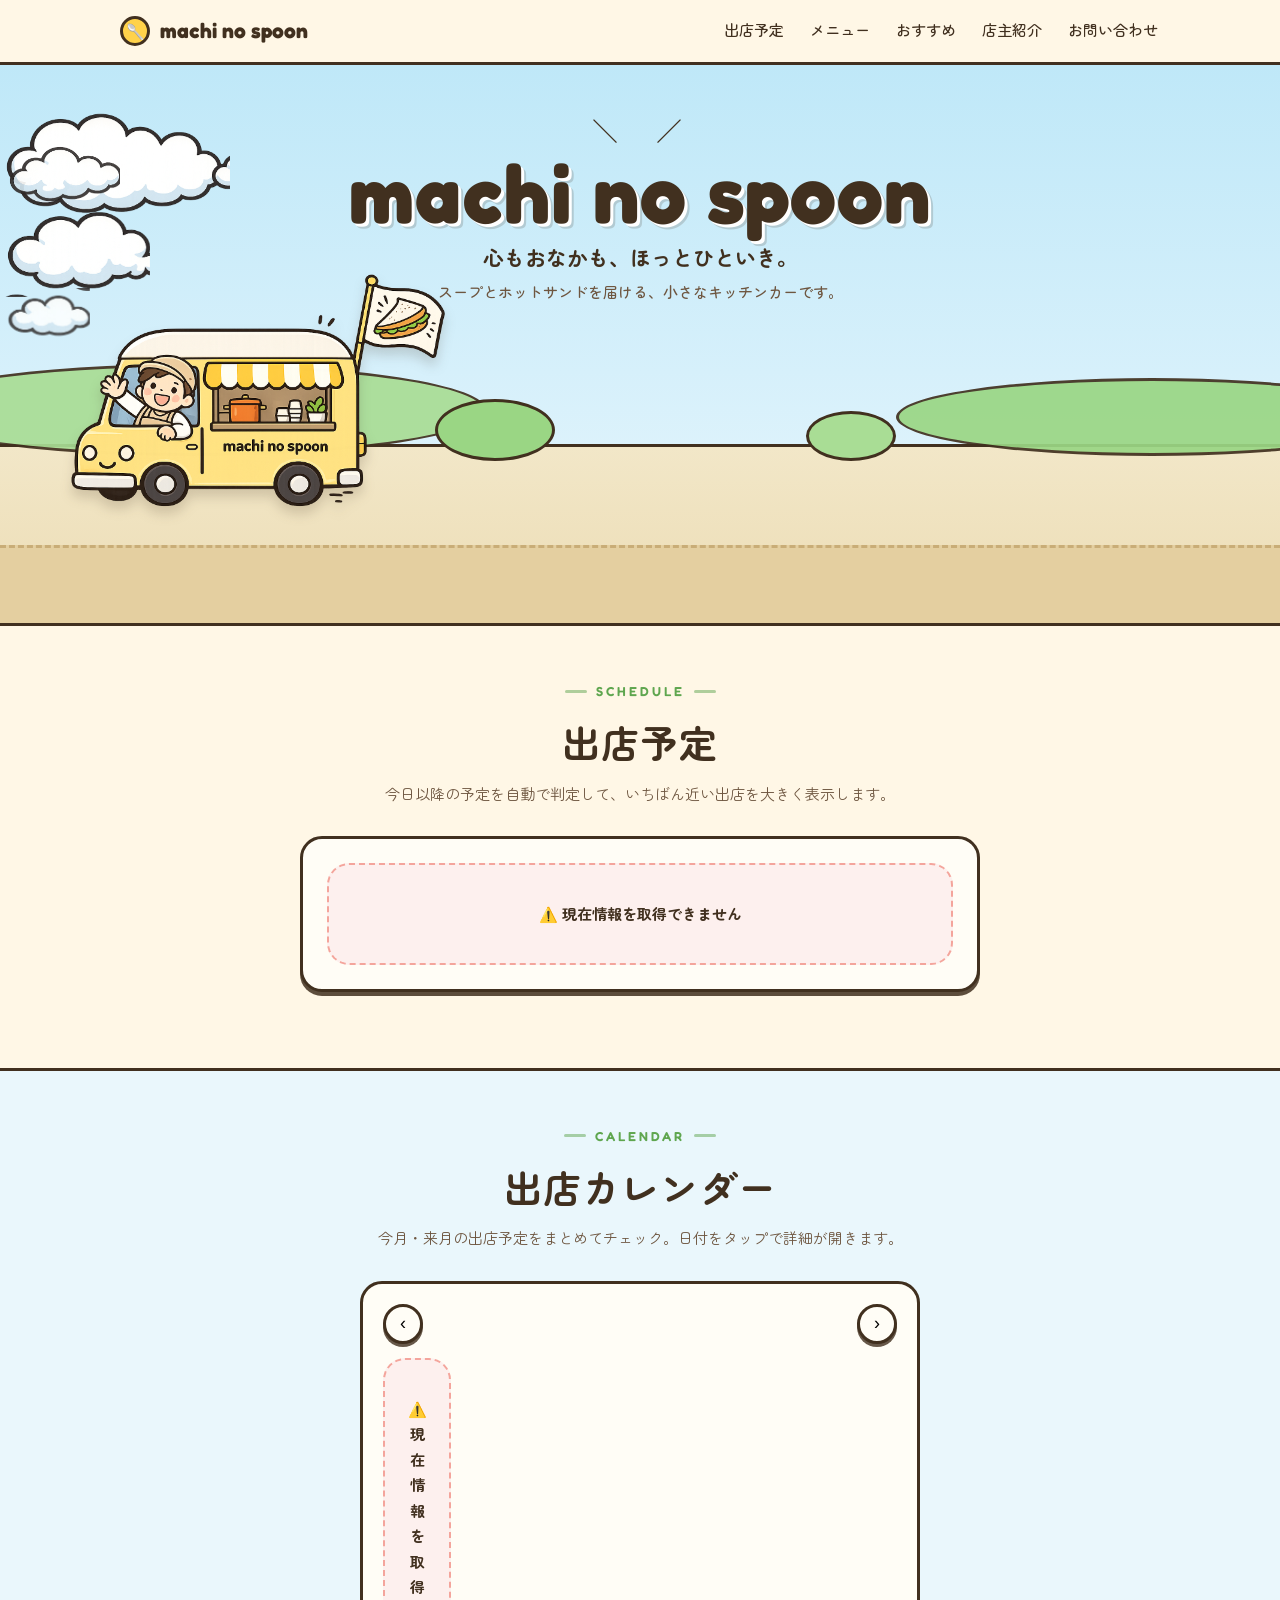
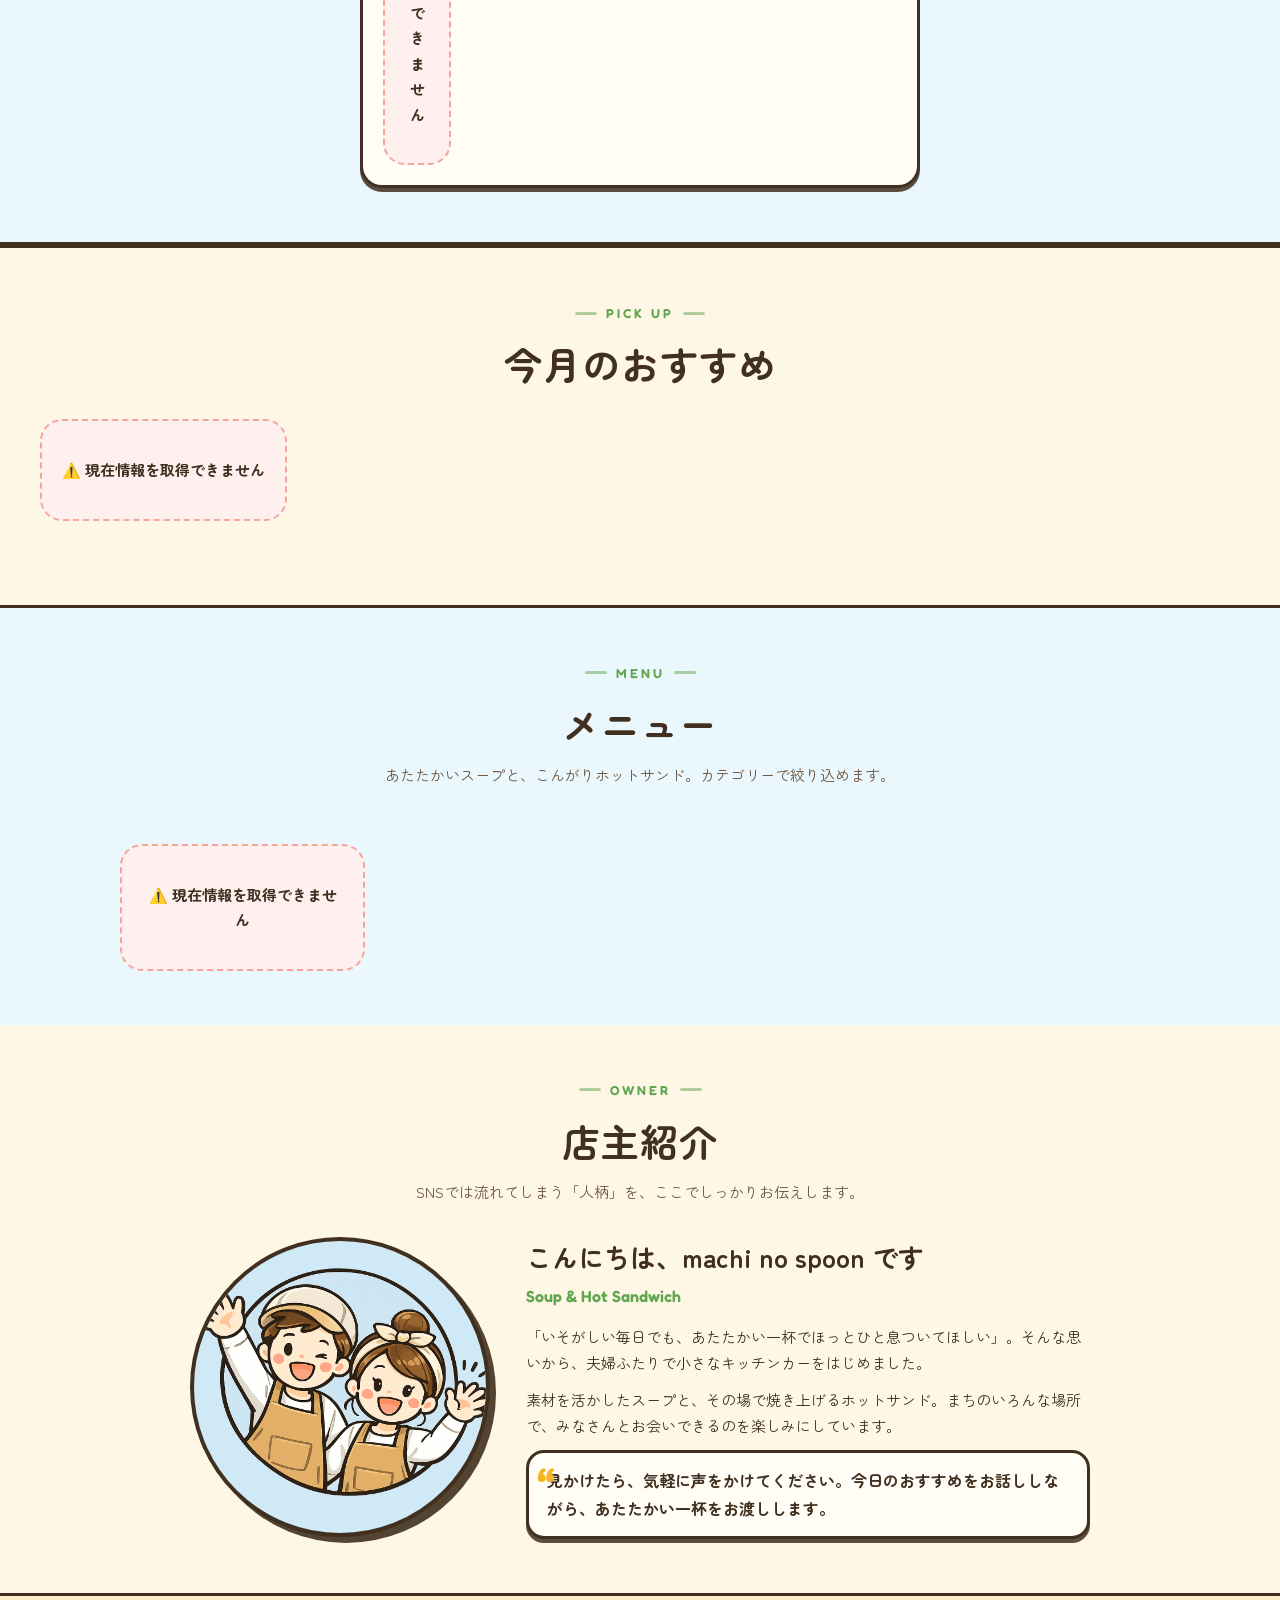
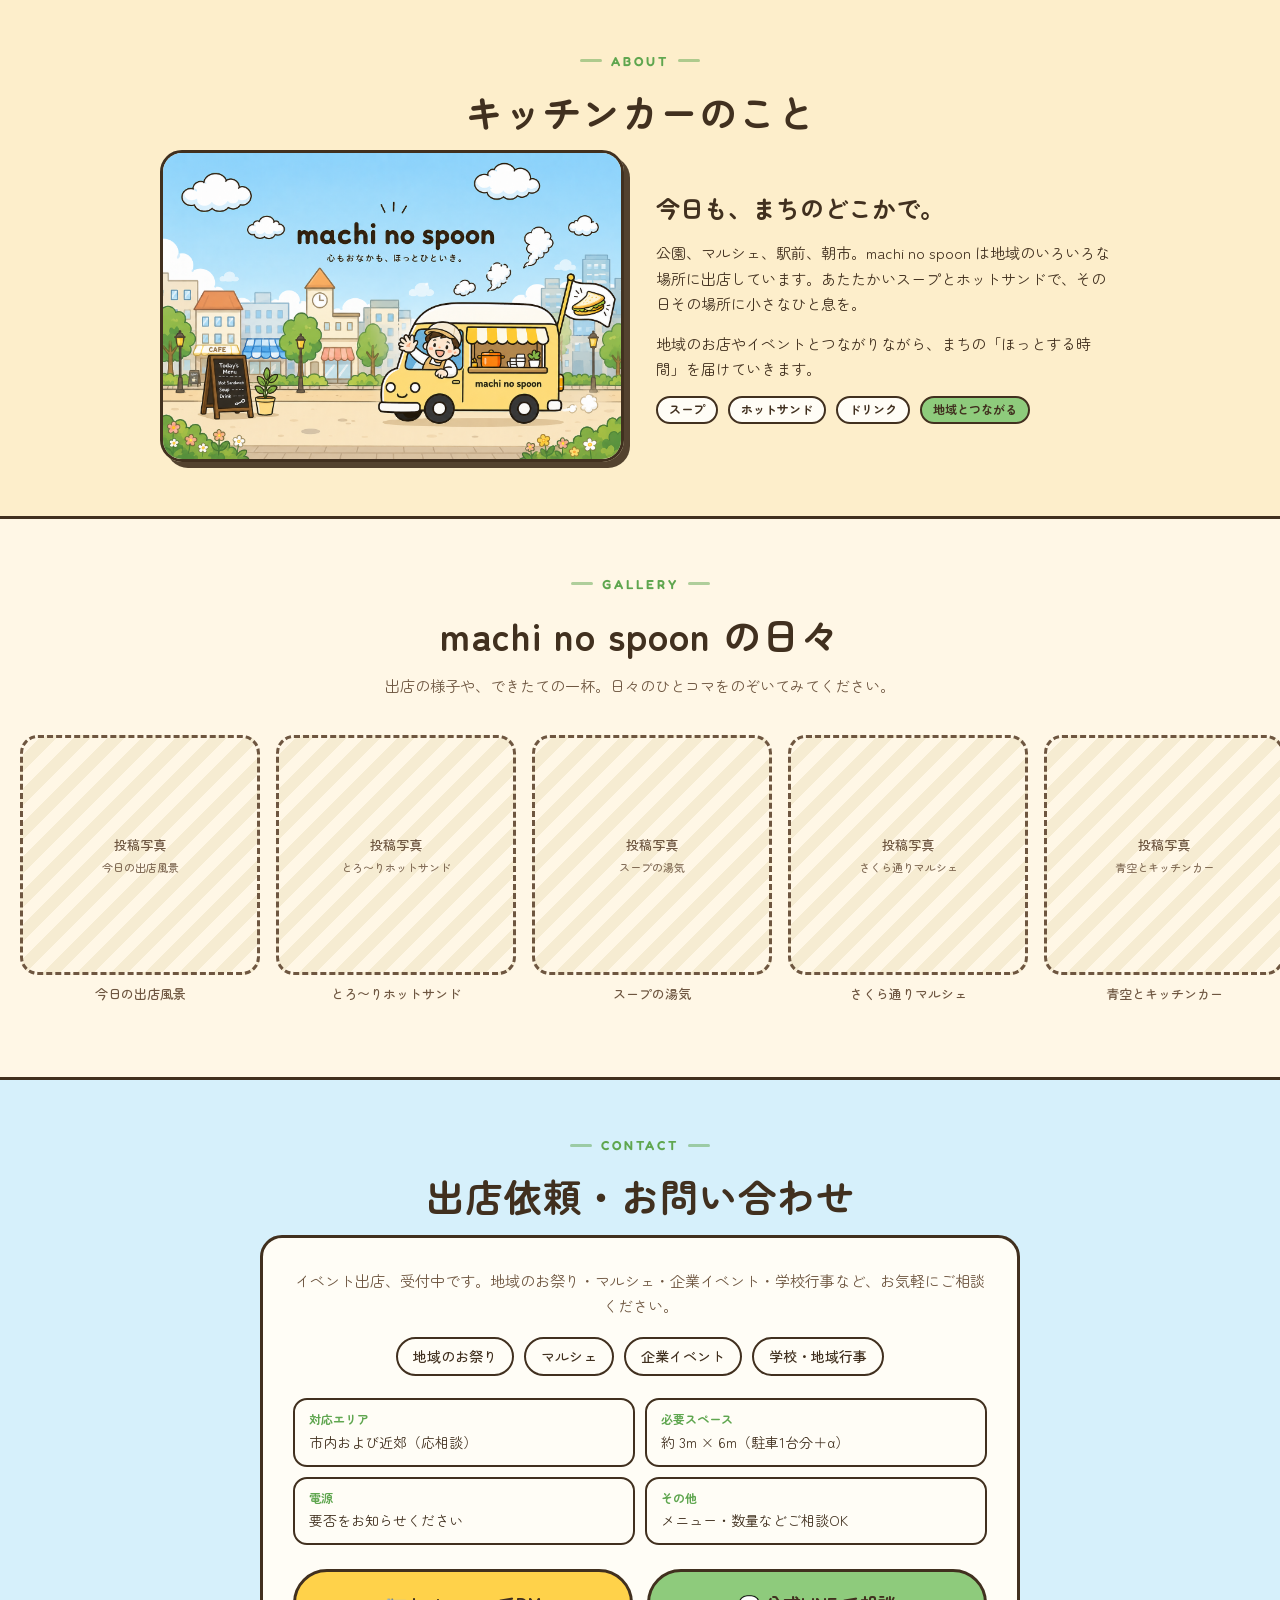
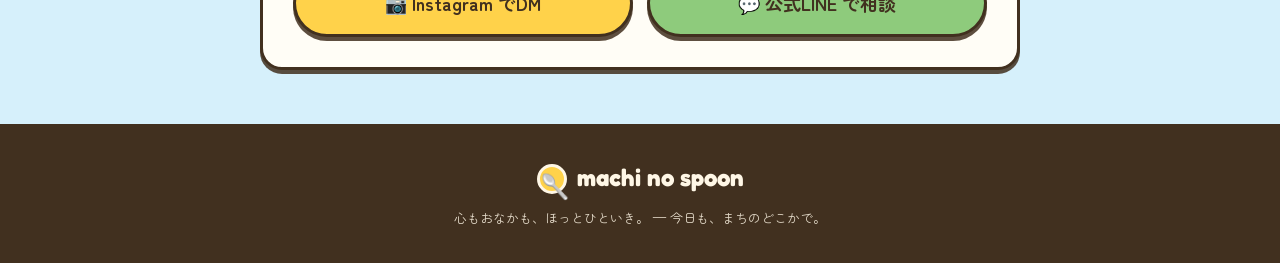
<file: index.html>
<!DOCTYPE html>
<html lang="ja">
<head>
<meta charset="UTF-8">
<meta name="viewport" content="width=device-width, initial-scale=1.0">
<title>machi no spoon — まちのどこかで、ほっとひといき。</title>
<link rel="preconnect" href="https://fonts.googleapis.com">
<link rel="preconnect" href="https://fonts.gstatic.com" crossorigin>
<link href="https://fonts.googleapis.com/css2?family=Fredoka:wght@400;500;600;700&family=Zen+Maru+Gothic:wght@400;500;700&display=swap" rel="stylesheet">
<link rel="stylesheet" href="styles.css">
</head>
<body>

<!-- ============ HEADER ============ -->
<header class="nav">
  <div class="wrap">
    <a class="brand" href="#top"><span class="sp">🥄</span>machi no spoon</a>
    <nav>
      <a href="#schedule">出店予定</a>
      <a href="#menu">メニュー</a>
      <a href="#recommend">おすすめ</a>
      <a href="#owner">店主紹介</a>
      <a href="#contact">お問い合わせ</a>
    </nav>
    <button class="menubtn" id="menubtn" aria-label="メニューを開く" aria-expanded="false"><span></span><span></span><span></span></button>
  </div>
</header>

<!-- ============ MOBILE DRAWER ============ -->
<div class="drawer-overlay" id="drawerOverlay" aria-hidden="true"></div>
<nav class="drawer" id="drawer" aria-label="モバイルナビゲーション">
  <button class="drawer-close" id="drawerClose" aria-label="閉じる">✕</button>
  <a class="brand" href="#top" style="margin-bottom:24px"><span class="sp">🥄</span>machi no spoon</a>
  <a href="#schedule">出店予定</a>
  <a href="#menu">メニュー</a>
  <a href="#recommend">おすすめ</a>
  <a href="#owner">店主紹介</a>
  <a href="#contact">お問い合わせ</a>
</nav>

<!-- ============ HERO ============ -->
<section class="hero" id="top" data-screen-label="Hero">
  <div class="hero-inner">
    <!-- background scenery -->
    <div class="ground"></div>
    <div class="hill"></div>
    <div class="hill r"></div>
    <div class="bush b1"></div>
    <div class="bush b2"></div>
    <div class="road"></div>
    <!-- clouds -->
    <img class="cloud c1" src="assets/cloud_a.png" alt="">
    <img class="cloud c2" src="assets/cloud_c.png" alt="">
    <img class="cloud c3" src="assets/cloud_b.png" alt="">
    <img class="cloud c4" src="assets/cloud_d.png" alt="">
    <!-- copy -->
    <div class="hero-copy">
      <div class="marks">＼　／</div>
      <h1 class="en">machi no spoon</h1>
      <div class="sub">心もおなかも、ほっとひといき。</div>
      <div class="desc">スープとホットサンドを届ける、小さなキッチンカーです。</div>
    </div>
    <!-- truck (右→左へ走行) -->
    <div class="truck-wrap">
      <div class="truck-bob">
        <img class="steam" src="assets/steam.png" alt="">
        <img class="truck" src="assets/truck.png" alt="machi no spoon のキッチンカー">
      </div>
    </div>
  </div>
</section>

<!-- ============ 出店予定 ============ -->
<section class="section schedule" id="schedule" data-screen-label="出店予定">
  <div class="wrap">
    <div class="eyebrow">SCHEDULE</div>
    <h2 class="h2">出店予定</h2>
    <p class="lead">今日以降の予定を自動で判定して、いちばん近い出店を大きく表示します。</p>
    <div class="card statuscard" id="statusCard"></div>
    <div class="stat-mini" id="statusMini"></div>
  </div>
</section>

<!-- ============ 出店カレンダー ============ -->
<section class="section" id="calendar" style="background:var(--sky-bot);border-top:3px solid var(--line);border-bottom:3px solid var(--line)" data-screen-label="カレンダー">
  <div class="wrap">
    <div class="eyebrow">CALENDAR</div>
    <h2 class="h2">出店カレンダー</h2>
    <p class="lead">今月・来月の出店予定をまとめてチェック。日付をタップで詳細が開きます。</p>
    <div class="card cal-card">
      <div class="cal-head">
        <button class="cal-nav" id="calPrev" aria-label="前の月">‹</button>
        <div class="mo en" id="calMonth"></div>
        <button class="cal-nav" id="calNext" aria-label="次の月">›</button>
      </div>
      <div class="cal-grid" id="calGrid"></div>
      <div class="cal-detail" id="calDetail"></div>
    </div>
  </div>
</section>

<!-- ============ 今月のおすすめ ============ -->
<section class="section rec-section" id="recommend" data-screen-label="おすすめ">
  <div class="wrap">
    <div class="eyebrow">PICK UP</div>
    <h2 class="h2">今月のおすすめ</h2>
  </div>
  <div class="rec-carousel-outer" id="recCarouselOuter">
    <div class="rec-carousel-track" id="recGrid"></div>
  </div>
</section>

<!-- ============ メニュー ============ -->
<section class="section" id="menu" data-screen-label="メニュー">
  <div class="wrap">
    <div class="eyebrow">MENU</div>
    <h2 class="h2">メニュー</h2>
    <p class="lead">あたたかいスープと、こんがりホットサンド。カテゴリーで絞り込めます。</p>
    <div class="menu-filter" id="menuFilter"></div>
    <div class="menu-grid" id="menuGrid"></div>
  </div>
</section>

<!-- ============ 店主紹介 ============ -->
<section class="section" id="owner" data-screen-label="店主紹介">
  <div class="wrap">
    <div class="eyebrow">OWNER</div>
    <h2 class="h2">店主紹介</h2>
    <p class="lead">SNSでは流れてしまう「人柄」を、ここでしっかりお伝えします。</p>
    <div class="owner-grid">
      <div class="owner-photo"><img src="assets/owner.png" alt="machi no spoon の店主夫婦"></div>
      <div class="owner-text">
        <h3>こんにちは、machi no spoon です</h3>
        <div class="role en">Soup &amp; Hot Sandwich</div>
        <p>「いそがしい毎日でも、あたたかい一杯でほっとひと息ついてほしい」。そんな思いから、夫婦ふたりで小さなキッチンカーをはじめました。</p>
        <p>素材を活かしたスープと、その場で焼き上げるホットサンド。まちのいろんな場所で、みなさんとお会いできるのを楽しみにしています。</p>
        <div class="owner-quote">見かけたら、気軽に声をかけてください。今日のおすすめをお話ししながら、あたたかい一杯をお渡しします。</div>
      </div>
    </div>
  </div>
</section>

<!-- ============ キッチンカー紹介 ============ -->
<section class="section about-section" id="about" style="border-top:3px solid var(--line);border-bottom:3px solid var(--line)" data-screen-label="キッチンカー紹介">
  <div class="wrap">
    <div class="eyebrow">ABOUT</div>
    <h2 class="h2">キッチンカーのこと</h2>
    <div class="about-grid">
      <div class="about-scene"><img src="assets/scene.png" alt="まちにやってきた machi no spoon"></div>
      <div class="about-text">
        <h3>今日も、まちのどこかで。</h3>
        <p>公園、マルシェ、駅前、朝市。machi no spoon は地域のいろいろな場所に出店しています。あたたかいスープとホットサンドで、その日その場所に小さなひと息を。</p>
        <p>地域のお店やイベントとつながりながら、まちの「ほっとする時間」を届けていきます。</p>
        <div class="about-feats">
          <span class="tag">スープ</span>
          <span class="tag">ホットサンド</span>
          <span class="tag">ドリンク</span>
          <span class="tag season">地域とつながる</span>
        </div>
      </div>
    </div>
  </div>
</section>

<!-- ============ Instagram風カルーセル ============ -->
<section class="section" id="days" data-screen-label="日々">
  <div class="wrap">
    <div class="eyebrow">GALLERY</div>
    <h2 class="h2">machi no spoon の日々</h2>
    <p class="lead">出店の様子や、できたての一杯。日々のひとコマをのぞいてみてください。</p>
  </div>
  <div class="carousel" id="carousel"></div>
</section>

<!-- ============ 出店依頼・お問い合わせ ============ -->
<section class="section contact-section" id="contact" data-screen-label="お問い合わせ">
  <div class="wrap">
    <div class="eyebrow">CONTACT</div>
    <h2 class="h2">出店依頼・お問い合わせ</h2>
    <div class="card contact-card">
      <p class="intro">イベント出店、受付中です。地域のお祭り・マルシェ・企業イベント・学校行事など、お気軽にご相談ください。</p>
      <div class="contact-list">
        <span class="pill">地域のお祭り</span>
        <span class="pill">マルシェ</span>
        <span class="pill">企業イベント</span>
        <span class="pill">学校・地域行事</span>
      </div>
      <div class="contact-info">
        <div class="ci"><b>対応エリア</b>市内および近郊（応相談）</div>
        <div class="ci"><b>必要スペース</b>約 3m × 6m（駐車1台分＋α）</div>
        <div class="ci"><b>電源</b>要否をお知らせください</div>
        <div class="ci"><b>その他</b>メニュー・数量などご相談OK</div>
      </div>
      <div class="contact-btns">
        <a class="btn" href="#" target="_blank" rel="noopener">📷 Instagram でDM</a>
        <a class="btn green" href="#" target="_blank" rel="noopener">💬 公式LINE で相談</a>
      </div>
    </div>
  </div>
</section>

<!-- ============ FOOTER ============ -->
<footer>
  <div class="fb"><span class="sp">🥄</span><span class="en">machi no spoon</span></div>
  <p>心もおなかも、ほっとひといき。 — 今日も、まちのどこかで。</p>
</footer>

<script src="app.js"></script>
</body>
</html>
</file>
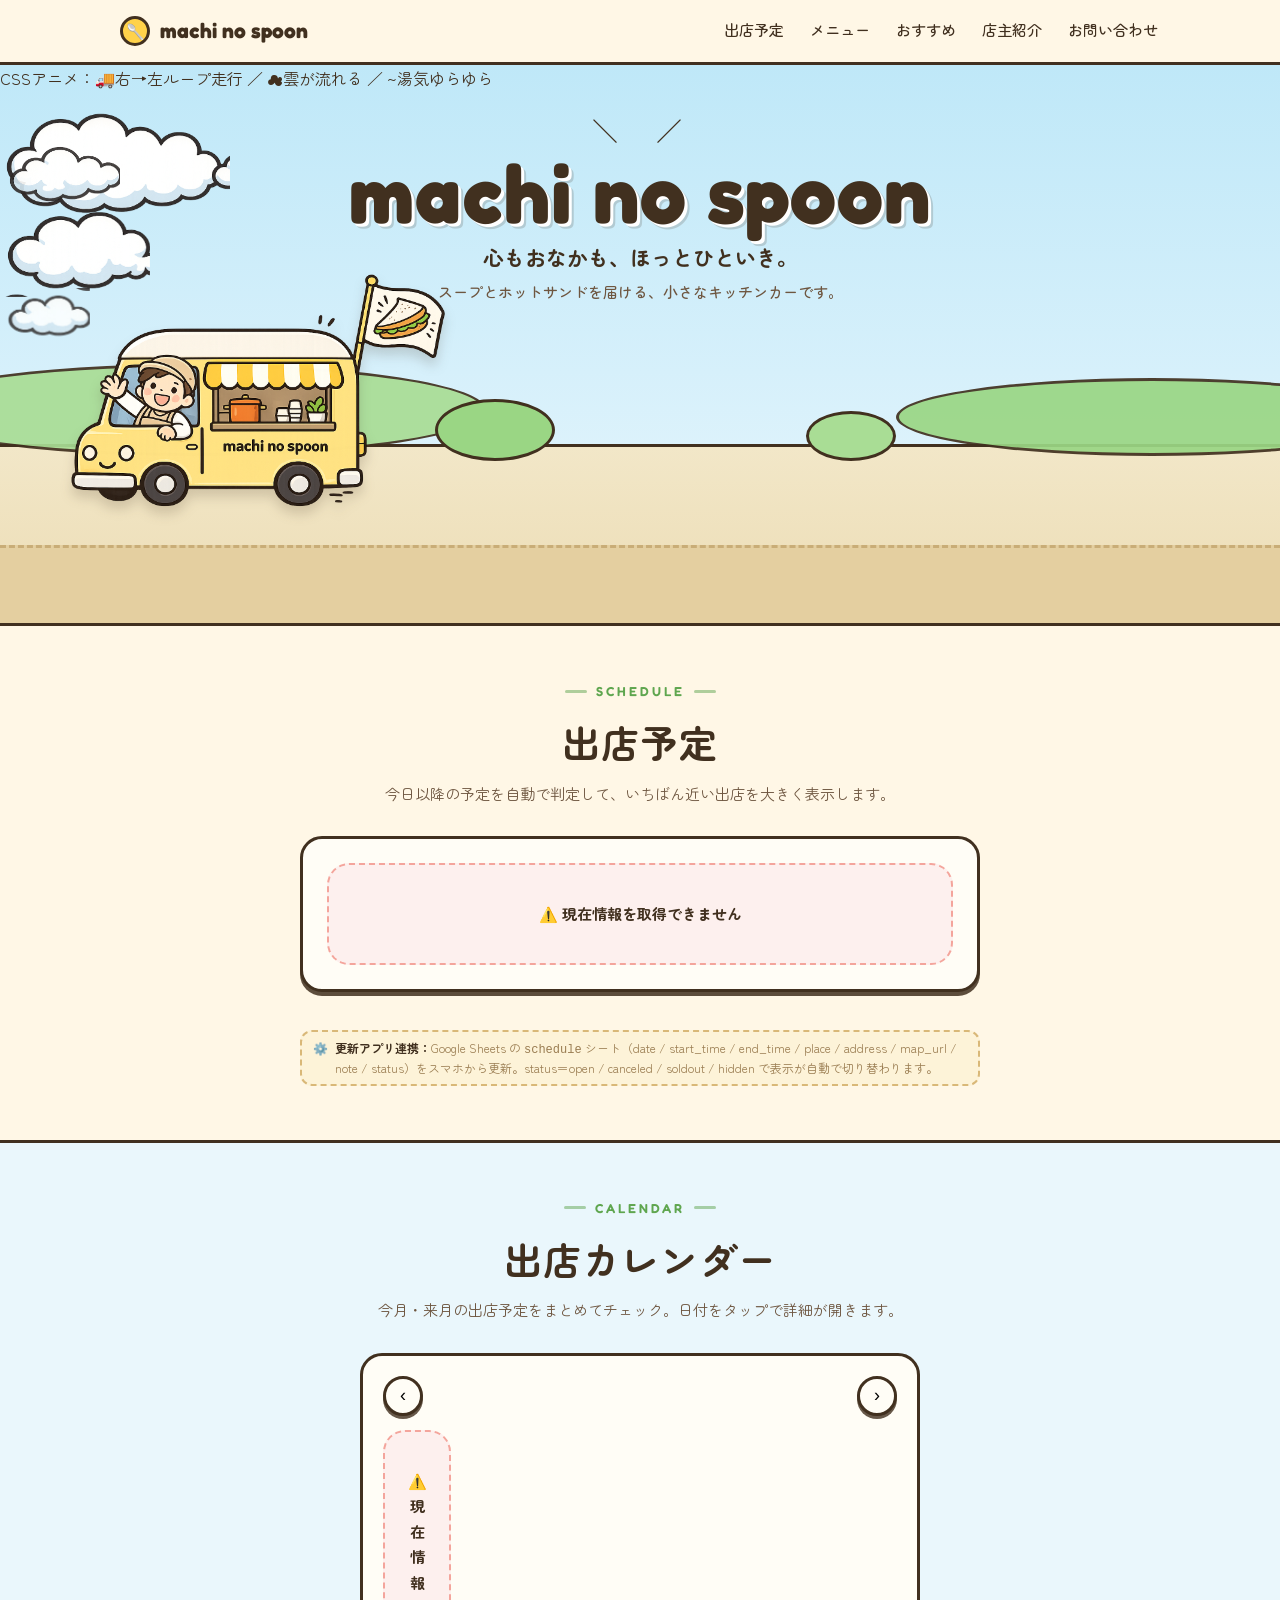
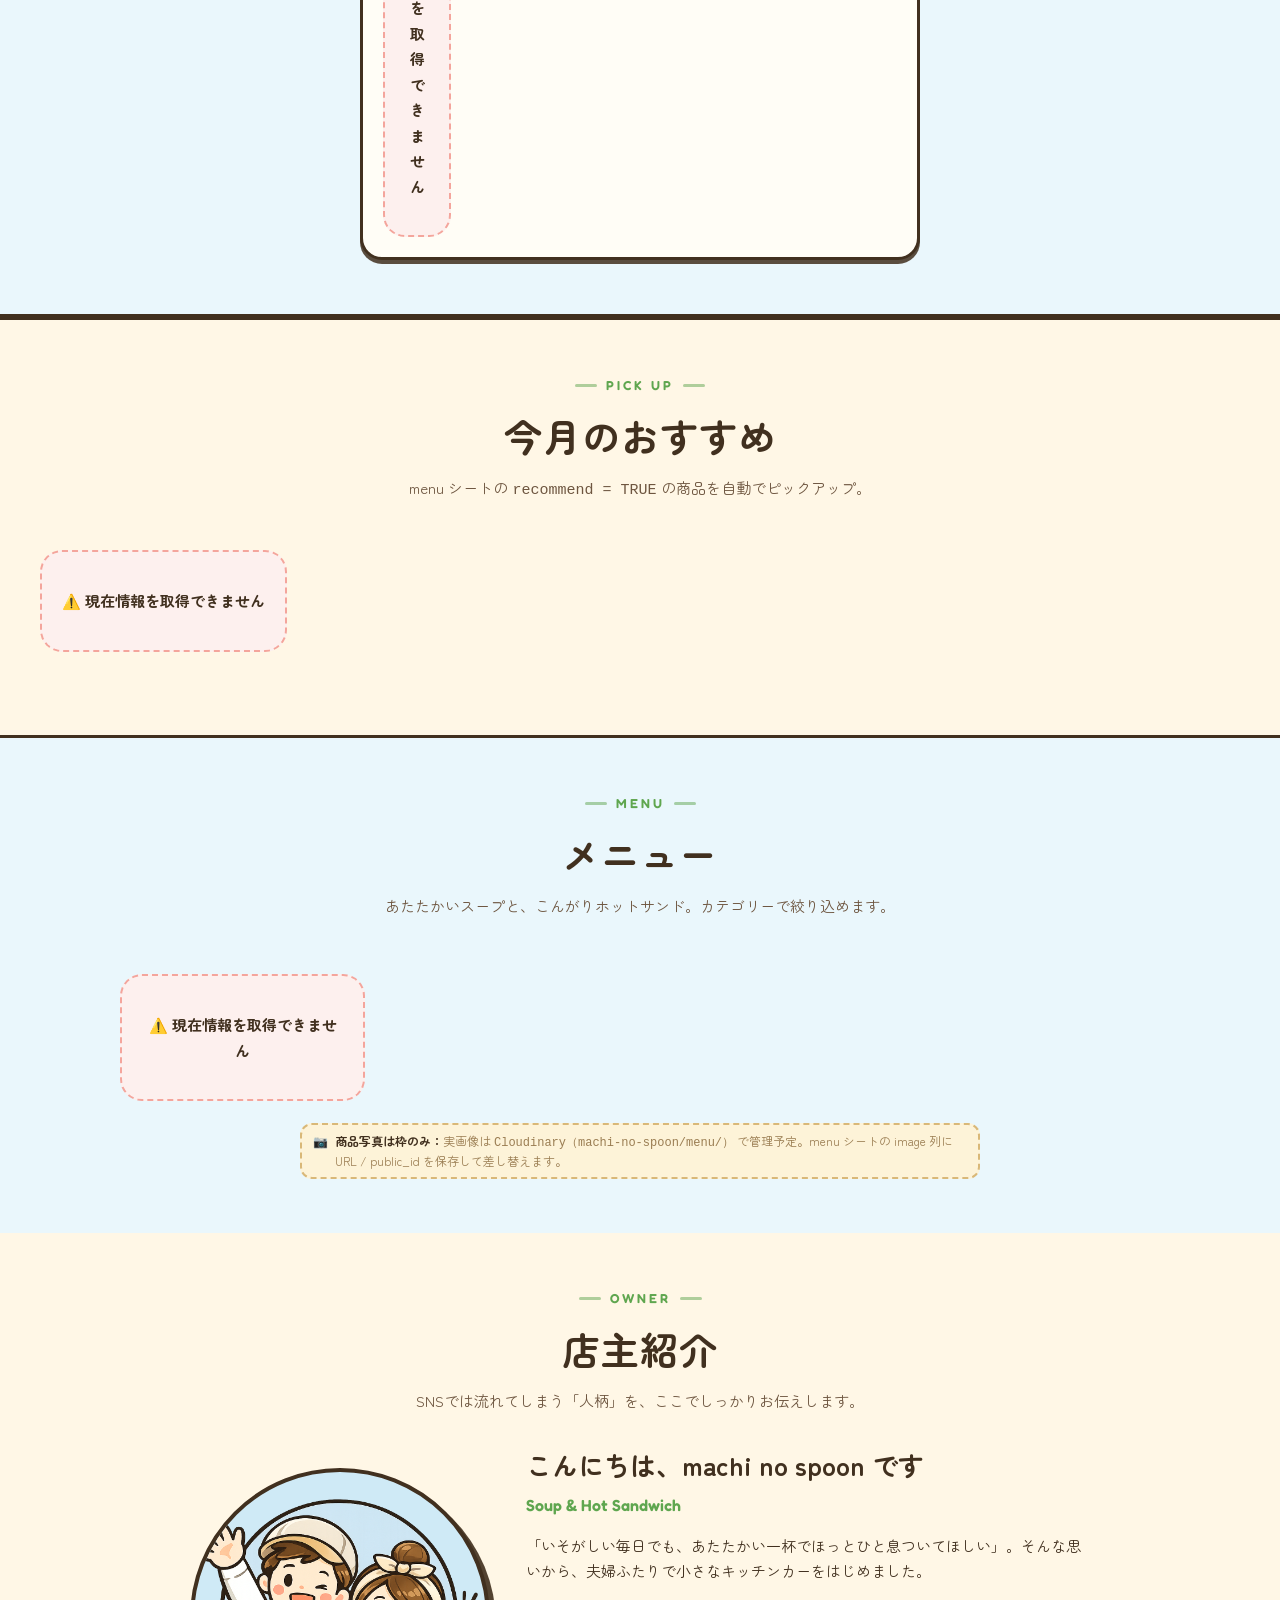
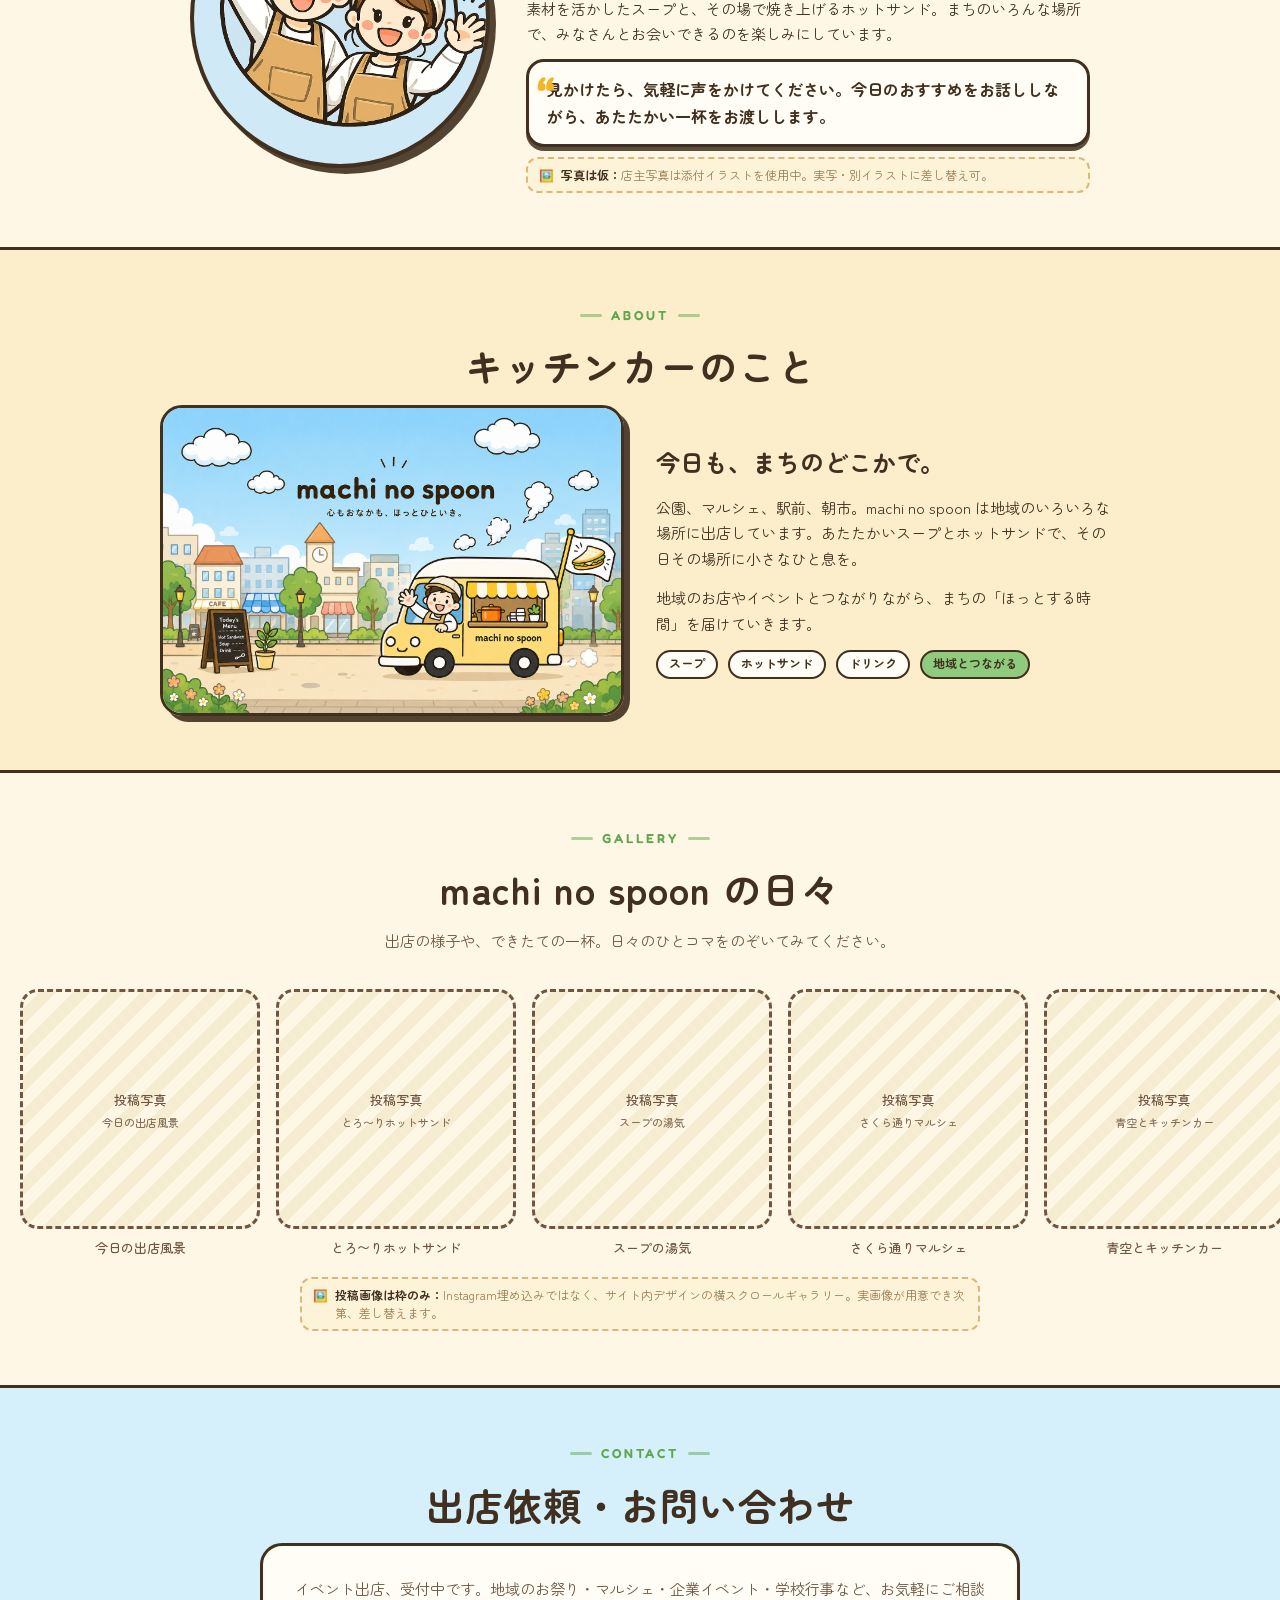
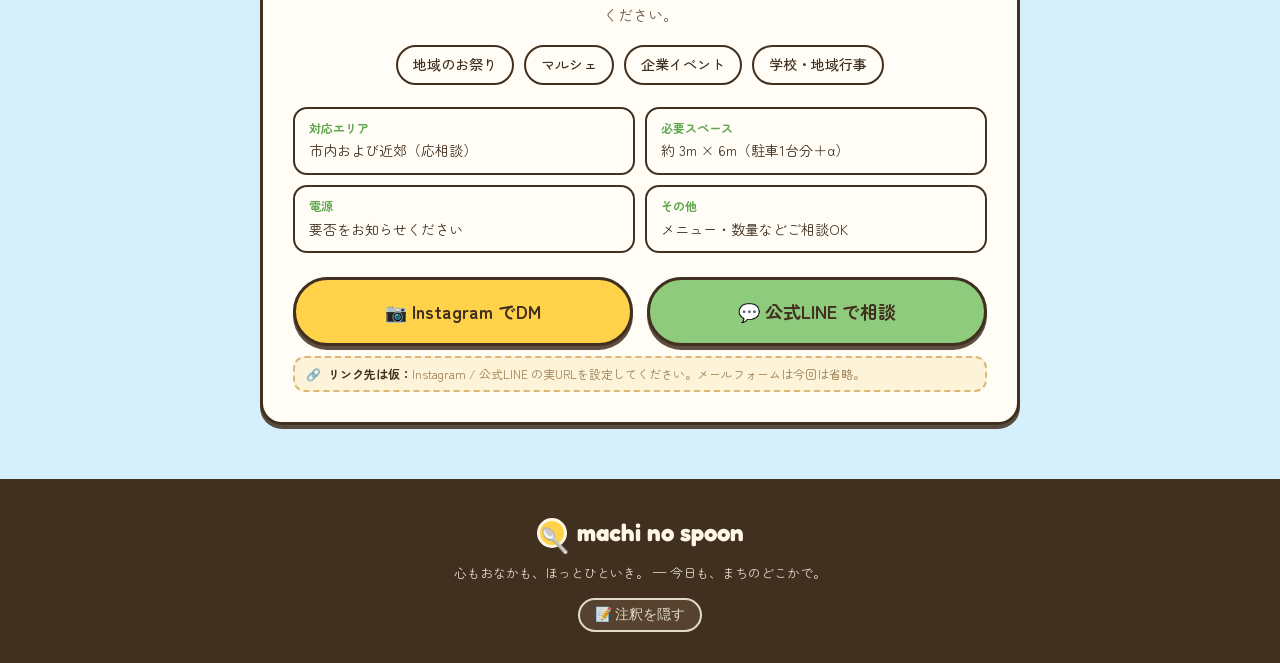
<file: machi no spoon.html>
<!DOCTYPE html>
<html lang="ja">
<head>
<meta charset="UTF-8">
<meta name="viewport" content="width=device-width, initial-scale=1.0">
<title>machi no spoon — まちのどこかで、ほっとひといき。</title>
<link rel="preconnect" href="https://fonts.googleapis.com">
<link rel="preconnect" href="https://fonts.gstatic.com" crossorigin>
<link href="https://fonts.googleapis.com/css2?family=Fredoka:wght@400;500;600;700&family=Zen+Maru+Gothic:wght@400;500;700&display=swap" rel="stylesheet">
<link rel="stylesheet" href="styles.css">
</head>
<body>

<!-- ============ HEADER ============ -->
<header class="nav">
  <div class="wrap">
    <a class="brand" href="#top"><span class="sp">🥄</span>machi no spoon</a>
    <nav>
      <a href="#schedule">出店予定</a>
      <a href="#menu">メニュー</a>
      <a href="#recommend">おすすめ</a>
      <a href="#owner">店主紹介</a>
      <a href="#contact">お問い合わせ</a>
    </nav>
    <button class="menubtn" id="menubtn" aria-label="メニューを開く" aria-expanded="false"><span></span><span></span><span></span></button>
  </div>
</header>

<!-- ============ MOBILE DRAWER ============ -->
<div class="drawer-overlay" id="drawerOverlay" aria-hidden="true"></div>
<nav class="drawer" id="drawer" aria-label="モバイルナビゲーション">
  <button class="drawer-close" id="drawerClose" aria-label="閉じる">✕</button>
  <a class="brand" href="#top" style="margin-bottom:24px"><span class="sp">🥄</span>machi no spoon</a>
  <a href="#schedule">出店予定</a>
  <a href="#menu">メニュー</a>
  <a href="#recommend">おすすめ</a>
  <a href="#owner">店主紹介</a>
  <a href="#contact">お問い合わせ</a>
</nav>

<!-- ============ HERO ============ -->
<section class="hero" id="top" data-screen-label="Hero">
  <div class="hero-inner">
    <!-- background scenery -->
    <div class="ground"></div>
    <div class="hill"></div>
    <div class="hill r"></div>
    <div class="bush b1"></div>
    <div class="bush b2"></div>
    <div class="road"></div>
    <!-- clouds -->
    <img class="cloud c1" src="assets/cloud_a.png" alt="">
    <img class="cloud c2" src="assets/cloud_c.png" alt="">
    <img class="cloud c3" src="assets/cloud_b.png" alt="">
    <img class="cloud c4" src="assets/cloud_d.png" alt="">
    <!-- copy -->
    <div class="hero-copy">
      <div class="marks">＼　／</div>
      <h1 class="en">machi no spoon</h1>
      <div class="sub">心もおなかも、ほっとひといき。</div>
      <div class="desc">スープとホットサンドを届ける、小さなキッチンカーです。</div>
    </div>
    <!-- truck (右→左へ走行) -->
    <div class="truck-wrap">
      <div class="truck-bob">
        <img class="steam" src="assets/steam.png" alt="">
        <img class="truck" src="assets/truck.png" alt="machi no spoon のキッチンカー">
      </div>
    </div>
    <div class="hero-anim-note">CSSアニメ：🚚右→左ループ走行 ／ ☁雲が流れる ／ ~湯気ゆらゆら</div>
  </div>
</section>

<!-- ============ 出店予定 ============ -->
<section class="section schedule" id="schedule" data-screen-label="出店予定">
  <div class="wrap">
    <div class="eyebrow">SCHEDULE</div>
    <h2 class="h2">出店予定</h2>
    <p class="lead">今日以降の予定を自動で判定して、いちばん近い出店を大きく表示します。</p>
    <div class="card statuscard" id="statusCard"></div>
    <div class="stat-mini" id="statusMini"></div>
    <div class="note" style="max-width:680px;margin:16px auto 0">
      <span>⚙️</span><span><b>更新アプリ連携：</b>Google Sheets の <code>schedule</code> シート（date / start_time / end_time / place / address / map_url / note / status）をスマホから更新。status＝open / canceled / soldout / hidden で表示が自動で切り替わります。</span>
    </div>
  </div>
</section>

<!-- ============ 出店カレンダー ============ -->
<section class="section" id="calendar" style="background:var(--sky-bot);border-top:3px solid var(--line);border-bottom:3px solid var(--line)" data-screen-label="カレンダー">
  <div class="wrap">
    <div class="eyebrow">CALENDAR</div>
    <h2 class="h2">出店カレンダー</h2>
    <p class="lead">今月・来月の出店予定をまとめてチェック。日付をタップで詳細が開きます。</p>
    <div class="card cal-card">
      <div class="cal-head">
        <button class="cal-nav" id="calPrev" aria-label="前の月">‹</button>
        <div class="mo en" id="calMonth"></div>
        <button class="cal-nav" id="calNext" aria-label="次の月">›</button>
      </div>
      <div class="cal-grid" id="calGrid"></div>
      <div class="cal-detail" id="calDetail"></div>
    </div>
  </div>
</section>

<!-- ============ 今月のおすすめ ============ -->
<section class="section rec-section" id="recommend" data-screen-label="おすすめ">
  <div class="wrap">
    <div class="eyebrow">PICK UP</div>
    <h2 class="h2">今月のおすすめ</h2>
    <p class="lead">menu シートの <code>recommend = TRUE</code> の商品を自動でピックアップ。</p>
  </div>
  <div class="rec-carousel-outer" id="recCarouselOuter">
    <div class="rec-carousel-track" id="recGrid"></div>
  </div>
</section>

<!-- ============ メニュー ============ -->
<section class="section" id="menu" data-screen-label="メニュー">
  <div class="wrap">
    <div class="eyebrow">MENU</div>
    <h2 class="h2">メニュー</h2>
    <p class="lead">あたたかいスープと、こんがりホットサンド。カテゴリーで絞り込めます。</p>
    <div class="menu-filter" id="menuFilter"></div>
    <div class="menu-grid" id="menuGrid"></div>
    <div class="note" style="max-width:680px;margin:22px auto 0">
      <span>📷</span><span><b>商品写真は枠のみ：</b>実画像は <code>Cloudinary（machi-no-spoon/menu/）</code> で管理予定。menu シートの image 列に URL / public_id を保存して差し替えます。</span>
    </div>
  </div>
</section>

<!-- ============ 店主紹介 ============ -->
<section class="section" id="owner" data-screen-label="店主紹介">
  <div class="wrap">
    <div class="eyebrow">OWNER</div>
    <h2 class="h2">店主紹介</h2>
    <p class="lead">SNSでは流れてしまう「人柄」を、ここでしっかりお伝えします。</p>
    <div class="owner-grid">
      <div class="owner-photo"><img src="assets/owner.png" alt="machi no spoon の店主夫婦"></div>
      <div class="owner-text">
        <h3>こんにちは、machi no spoon です</h3>
        <div class="role en">Soup &amp; Hot Sandwich</div>
        <p>「いそがしい毎日でも、あたたかい一杯でほっとひと息ついてほしい」。そんな思いから、夫婦ふたりで小さなキッチンカーをはじめました。</p>
        <p>素材を活かしたスープと、その場で焼き上げるホットサンド。まちのいろんな場所で、みなさんとお会いできるのを楽しみにしています。</p>
        <div class="owner-quote">見かけたら、気軽に声をかけてください。今日のおすすめをお話ししながら、あたたかい一杯をお渡しします。</div>
        <div class="note"><span>🖼️</span><span><b>写真は仮：</b>店主写真は添付イラストを使用中。実写・別イラストに差し替え可。</span></div>
      </div>
    </div>
  </div>
</section>

<!-- ============ キッチンカー紹介 ============ -->
<section class="section about-section" id="about" style="border-top:3px solid var(--line);border-bottom:3px solid var(--line)" data-screen-label="キッチンカー紹介">
  <div class="wrap">
    <div class="eyebrow">ABOUT</div>
    <h2 class="h2">キッチンカーのこと</h2>
    <div class="about-grid">
      <div class="about-scene"><img src="assets/scene.png" alt="まちにやってきた machi no spoon"></div>
      <div class="about-text">
        <h3>今日も、まちのどこかで。</h3>
        <p>公園、マルシェ、駅前、朝市。machi no spoon は地域のいろいろな場所に出店しています。あたたかいスープとホットサンドで、その日その場所に小さなひと息を。</p>
        <p>地域のお店やイベントとつながりながら、まちの「ほっとする時間」を届けていきます。</p>
        <div class="about-feats">
          <span class="tag">スープ</span>
          <span class="tag">ホットサンド</span>
          <span class="tag">ドリンク</span>
          <span class="tag season">地域とつながる</span>
        </div>
      </div>
    </div>
  </div>
</section>

<!-- ============ Instagram風カルーセル ============ -->
<section class="section" id="days" data-screen-label="日々">
  <div class="wrap">
    <div class="eyebrow">GALLERY</div>
    <h2 class="h2">machi no spoon の日々</h2>
    <p class="lead">出店の様子や、できたての一杯。日々のひとコマをのぞいてみてください。</p>
  </div>
  <div class="carousel" id="carousel"></div>
  <div class="wrap">
    <div class="note" style="max-width:680px;margin:0 auto">
      <span>🖼️</span><span><b>投稿画像は枠のみ：</b>Instagram埋め込みではなく、サイト内デザインの横スクロールギャラリー。実画像が用意でき次第、差し替えます。</span>
    </div>
  </div>
</section>

<!-- ============ 出店依頼・お問い合わせ ============ -->
<section class="section contact-section" id="contact" data-screen-label="お問い合わせ">
  <div class="wrap">
    <div class="eyebrow">CONTACT</div>
    <h2 class="h2">出店依頼・お問い合わせ</h2>
    <div class="card contact-card">
      <p class="intro">イベント出店、受付中です。地域のお祭り・マルシェ・企業イベント・学校行事など、お気軽にご相談ください。</p>
      <div class="contact-list">
        <span class="pill">地域のお祭り</span>
        <span class="pill">マルシェ</span>
        <span class="pill">企業イベント</span>
        <span class="pill">学校・地域行事</span>
      </div>
      <div class="contact-info">
        <div class="ci"><b>対応エリア</b>市内および近郊（応相談）</div>
        <div class="ci"><b>必要スペース</b>約 3m × 6m（駐車1台分＋α）</div>
        <div class="ci"><b>電源</b>要否をお知らせください</div>
        <div class="ci"><b>その他</b>メニュー・数量などご相談OK</div>
      </div>
      <div class="contact-btns">
        <a class="btn" href="#" target="_blank" rel="noopener">📷 Instagram でDM</a>
        <a class="btn green" href="#" target="_blank" rel="noopener">💬 公式LINE で相談</a>
      </div>
      <div class="note"><span>🔗</span><span><b>リンク先は仮：</b>Instagram / 公式LINE の実URLを設定してください。メールフォームは今回は省略。</span></div>
    </div>
  </div>
</section>

<!-- ============ FOOTER ============ -->
<footer>
  <div class="fb"><span class="sp">🥄</span><span class="en">machi no spoon</span></div>
  <p>心もおなかも、ほっとひといき。 — 今日も、まちのどこかで。</p>
  <p style="margin-top:14px"><button class="pill" id="noteToggle" style="background:#5a4631;color:#fff7e6;border-color:#fff7e6">📝 注釈を隠す</button></p>
</footer>

<script src="app.js"></script>
</body>
</html>
</file>
<file: styles.css>
/* ===== machi no spoon — design styles ===== */
:root{
  --sky-top:#bfe8f8;
  --sky-mid:#d6f0fb;
  --sky-bot:#eaf7fc;
  --cream:#fff7e6;
  --cream-2:#fdeecb;
  --card:#fffdf6;
  --yellow:#ffd24a;
  --yellow-deep:#f4b524;
  --brown:#41301f;
  --brown-2:#6e5640;
  --green:#8ecb7c;
  --green-deep:#5fa64f;
  --pink:#f4a59c;
  --orange:#ef8b53;
  --line:#41301f;
  --shadow:0 4px 0 rgba(65,48,31,.85);
  --shadow-lg:6px 6px 0 rgba(65,48,31,.9);
  --r:22px;
  --maxw:1080px;
  --jp:'Zen Maru Gothic', sans-serif;
  --en:'Fredoka', 'Zen Maru Gothic', sans-serif;
}
*{margin:0;padding:0;box-sizing:border-box}
html{scroll-behavior:smooth}
body{
  font-family:var(--jp);
  color:var(--brown);
  background:var(--cream);
  font-size:16px;
  line-height:1.7;
  -webkit-font-smoothing:antialiased;
}
img{display:block;max-width:100%}
a{color:inherit;text-decoration:none}

/* ---------- helpers ---------- */
.wrap{max-width:var(--maxw);margin:0 auto;padding:0 20px}
.en{font-family:var(--en)}
.center{text-align:center}
.section{padding:54px 0}
.eyebrow{
  font-family:var(--en);font-weight:600;letter-spacing:3px;text-transform:uppercase;
  font-size:13px;color:var(--green-deep);display:flex;align-items:center;gap:9px;justify-content:center;
}
.eyebrow::before,.eyebrow::after{content:"";width:22px;height:3px;border-radius:3px;background:currentColor;opacity:.5}
.h2{
  font-family:var(--jp);font-weight:700;font-size:clamp(26px,5vw,38px);
  text-align:center;margin:8px 0 6px;letter-spacing:1px;
}
.lead{text-align:center;color:var(--brown-2);font-size:15px;margin-bottom:30px}

/* sticker shapes */
.card{
  background:var(--card);border:3px solid var(--line);border-radius:var(--r);
  box-shadow:var(--shadow);
}
.btn{
  display:inline-flex;align-items:center;justify-content:center;gap:9px;
  font-family:var(--jp);font-weight:700;font-size:16px;cursor:pointer;
  border:3px solid var(--line);border-radius:40px;padding:13px 24px;
  background:var(--yellow);color:var(--brown);box-shadow:var(--shadow);
  transition:transform .08s ease, box-shadow .08s ease;user-select:none;
}
.btn:active{transform:translateY(4px);box-shadow:0 0 0 rgba(65,48,31,.85)}
.btn.ghost{background:var(--card)}
.btn.blue{background:#bfe8f8}
.btn.green{background:var(--green)}
.btn.block{display:flex;width:100%}
.pill{
  display:inline-flex;align-items:center;gap:6px;border:2.5px solid var(--line);
  border-radius:30px;padding:6px 15px;font-weight:500;font-size:14px;background:var(--card);
  cursor:pointer;white-space:nowrap;
}
.pill.on{background:var(--yellow)}
.tag{
  display:inline-block;font-family:var(--en);font-weight:600;font-size:12px;
  border:2.5px solid var(--line);border-radius:20px;padding:2px 11px;background:var(--card);
}
.tag.star{background:var(--pink);color:var(--brown)}
.tag.season{background:var(--green)}

/* image placeholder + note */
.ph{
  border:3px dashed var(--brown-2);border-radius:18px;
  background:
    repeating-linear-gradient(135deg,#fff7e6 0 12px,#f6ecd2 12px 24px);
  display:flex;flex-direction:column;align-items:center;justify-content:center;
  text-align:center;color:var(--brown-2);font-family:var(--en);font-weight:500;
  font-size:13px;padding:14px;gap:4px;
}
.ph small{font-family:var(--jp);font-size:11px;opacity:.85;line-height:1.4}
.note{
  font-family:var(--jp);font-size:12px;color:#9a7d52;line-height:1.5;
  background:#fdf3d8;border:2px dashed #d9b878;border-radius:12px;
  padding:7px 11px;margin-top:10px;display:flex;gap:7px;align-items:flex-start;
}
.note b{font-weight:700;color:var(--brown)}

/* ============ HEADER ============ */
header.nav{
  position:sticky;top:0;z-index:40;
  background:rgba(255,247,230,.92);backdrop-filter:blur(6px);
  border-bottom:3px solid var(--line);
}
.nav .wrap{display:flex;align-items:center;justify-content:space-between;height:62px}
.brand{display:flex;align-items:center;gap:10px;font-family:var(--en);font-weight:700;font-size:21px}
.brand .sp{
  width:30px;height:30px;border:3px solid var(--line);border-radius:50%;
  background:var(--yellow);display:grid;place-items:center;font-size:15px;
}
.nav nav{display:flex;gap:22px;font-weight:500;font-size:15px}
.nav nav a{padding:4px 2px;border-bottom:3px solid transparent}
.nav nav a:hover{border-color:var(--yellow-deep)}
.nav .menubtn{display:none;flex-direction:column;gap:5px;background:none;border:none;cursor:pointer;padding:8px}
.nav .menubtn span{width:24px;height:3px;background:var(--line);border-radius:3px}

/* ============ HERO ============ */
.hero{
  position:relative;overflow:hidden;
  background:linear-gradient(180deg,var(--sky-top) 0%,var(--sky-mid) 55%,var(--sky-bot) 100%);
  border-bottom:3px solid var(--line);
}
.hero-inner{position:relative;height:clamp(440px,62vh,640px)}
/* ground */
.hero .ground{
  position:absolute;left:0;right:0;bottom:0;height:32%;
  background:linear-gradient(180deg,#f2e7c8,#ecdcb4);
  border-top:3px solid var(--line);
}
.hero .road{
  position:absolute;left:0;right:0;bottom:0;height:14%;
  background:#e4cfa0;border-top:3px dashed #c9ad77;
}
.hero .hill{
  position:absolute;bottom:30%;left:-8%;width:46%;height:92px;border-radius:50%;
  background:#a9dd95;border:3px solid var(--line);opacity:.92;
}
.hero .hill.r{left:auto;right:-10%;width:40%;height:78px;background:#9ad684}
.hero .bush{position:absolute;bottom:29%;width:120px;height:62px;border-radius:50%;background:#9ad684;border:3px solid var(--line)}
.hero .bush.b1{left:34%}
.hero .bush.b2{right:30%;width:90px;height:50px;background:#a9dd95}
/* clouds */
.cloud{position:absolute;top:0;will-change:transform;pointer-events:none}
.cloud.c1{width:230px;top:8%;animation:drift 38s linear infinite}
.cloud.c2{width:150px;top:26%;animation:drift 30s linear infinite;animation-delay:-12s}
.cloud.c3{width:120px;top:14%;animation:drift 46s linear infinite;animation-delay:-26s;opacity:.92}
.cloud.c4{width:90px;top:40%;animation:drift 26s linear infinite;animation-delay:-6s;opacity:.85}
@keyframes drift{
  from{transform:translateX(115vw)}
  to{transform:translateX(-40vw)}
}
/* hero copy */
.hero-copy{
  position:absolute;top:8%;left:50%;transform:translateX(-50%);
  text-align:center;z-index:5;width:92%;
}
.hero-copy .marks{font-family:var(--en);font-size:26px;color:var(--brown);letter-spacing:6px}
.hero-copy h1{
  font-family:var(--en);font-weight:700;font-size:clamp(40px,9vw,82px);
  line-height:.95;letter-spacing:1px;
  text-shadow:3px 3px 0 #fff, 5px 5px 0 rgba(65,48,31,.18);
}
.hero-copy .sub{font-weight:700;font-size:clamp(15px,2.6vw,21px);margin-top:8px}
.hero-copy .desc{font-weight:500;font-size:clamp(12px,2vw,15px);color:var(--brown-2);margin-top:4px}
/* truck */
.truck-wrap{
  position:absolute;bottom:13%;left:0;width:clamp(260px,42vw,460px);z-index:6;
  animation:drive 16s linear infinite;will-change:transform;
}
.truck-bob{animation:bob 1.1s ease-in-out infinite;transform-origin:center bottom}
.truck-wrap img.truck{width:100%;filter:drop-shadow(0 8px 6px rgba(65,48,31,.18))}
.steam{
  position:absolute;width:46%;top:-26%;left:30%;opacity:0;
  animation:steam 3.4s ease-in-out infinite;pointer-events:none;
}
@keyframes drive{
  from{transform:translateX(115vw)}
  to{transform:translateX(-130%)}
}
@keyframes bob{0%,100%{transform:translateY(0) rotate(-.6deg)}50%{transform:translateY(-7px) rotate(.6deg)}}
@keyframes steam{
  0%{opacity:0;transform:translateY(8px) scale(.8)}
  40%{opacity:.85}
  100%{opacity:0;transform:translateY(-34px) scale(1.15)}
}

/* ============ SCHEDULE (出店予定) ============ */
.schedule .statuscard{
  max-width:680px;margin:0 auto;padding:24px;position:relative;
}
.statuscard .flag{
  position:absolute;top:-18px;left:50%;transform:translateX(-50%);
  font-weight:700;font-size:15px;color:#fff;background:var(--green-deep);
  border:3px solid var(--line);border-radius:30px;padding:5px 22px;white-space:nowrap;
  box-shadow:var(--shadow);
}
.statuscard.is-closed .flag{background:var(--brown-2)}
.statuscard.is-soon .flag{background:var(--yellow-deep);color:var(--brown)}
.statuscard .body{display:flex;gap:20px;align-items:center;margin-top:10px}
.statuscard .mapbox{
  flex:none;width:120px;height:120px;border-radius:18px;overflow:hidden;
  border:3px solid var(--line);background:#dff0d8;
}
.statuscard .place{font-size:clamp(22px,4vw,30px);font-weight:700;line-height:1.25}
.statuscard .meta{margin-top:6px;font-weight:500;color:var(--brown-2);font-size:15px}
.statuscard .meta .ico{margin-right:6px}
.statuscard .actions{display:flex;gap:12px;margin-top:18px;flex-wrap:wrap}
.statuscard .actions .btn{flex:1;min-width:150px}
.stat-mini{display:flex;gap:12px;justify-content:center;margin-top:22px;flex-wrap:wrap}
.stat-mini .m{
  background:var(--card);border:3px solid var(--line);border-radius:16px;
  padding:10px 16px;font-weight:500;font-size:14px;box-shadow:var(--shadow);min-width:150px;
}
.stat-mini .m .d{font-family:var(--en);font-weight:600;color:var(--green-deep);font-size:13px}
.stat-mini .m .p{font-weight:700;font-size:16px}

/* ============ CALENDAR ============ */
.cal-card{max-width:560px;margin:0 auto;padding:20px}
.cal-head{display:flex;align-items:center;justify-content:space-between;margin-bottom:14px}
.cal-head .mo{font-family:var(--en);font-weight:700;font-size:22px}
.cal-nav{width:40px;height:40px;border-radius:50%;border:3px solid var(--line);background:var(--card);
  font-size:18px;cursor:pointer;box-shadow:0 3px 0 rgba(65,48,31,.8)}
.cal-grid{display:grid;grid-template-columns:repeat(7,minmax(0,1fr));gap:6px}
.cal-grid .dow{text-align:center;font-family:var(--en);font-weight:600;font-size:12px;color:var(--brown-2)}
.cal-grid .cell{
  aspect-ratio:1;border:2.5px solid #e4d6b8;border-radius:12px;min-width:0;
  display:flex;flex-direction:column;align-items:center;justify-content:center;gap:2px;
  font-weight:500;font-size:14px;position:relative;
}
.cal-grid .cell.empty{border:none}
.cal-grid .cell.today{border-color:var(--line);outline:3px solid var(--yellow)}
.cal-grid .cell.has{border-color:var(--line);background:var(--cream-2);cursor:pointer}
.cal-grid .cell.has .lbl{font-size:9px;font-weight:700;color:var(--green-deep);line-height:1;max-width:100%;overflow:hidden;text-overflow:ellipsis;white-space:nowrap;padding:0 2px}
.cal-grid .cell.has::after{content:"";width:6px;height:6px;border-radius:50%;background:var(--green-deep);position:absolute;top:5px;right:5px}
.cal-grid .cell.cancel{background:#f0e3e1}
.cal-grid .cell.cancel::after{background:var(--pink)}
.cal-detail{
  margin-top:16px;border-top:3px dashed #e4d6b8;padding-top:14px;
  display:none;font-size:14px;
}
.cal-detail.show{display:block}
.cal-detail .place{font-weight:700;font-size:18px}

/* ============ MENU ============ */
.menu-filter{display:flex;gap:10px;justify-content:center;flex-wrap:wrap;margin-bottom:26px}
.menu-grid{display:grid;grid-template-columns:repeat(auto-fill,minmax(240px,1fr));gap:20px}
.mcard{overflow:hidden;display:flex;flex-direction:column}
.mcard .mimg{height:170px;width:100%;object-fit:cover;border-radius:0;border:none;border-bottom:3px solid var(--line)}
.mcard .ph.mimg{border-radius:0;border-left:none;border-right:none;border-top:none;border-bottom:3px dashed var(--brown-2)}
.mcard .mbody{padding:15px 16px 17px}
.mcard .row1{display:flex;align-items:center;justify-content:space-between;gap:8px}
.mcard h3{font-size:18px;font-weight:700;margin:8px 0 4px}
.mcard p{font-size:13px;color:var(--brown-2);line-height:1.6}
.mcard .price{font-family:var(--en);font-weight:700;font-size:19px;white-space:nowrap}
.mcard .price small{font-size:12px}
.mcard .labels{display:flex;gap:6px;flex-wrap:wrap}

/* ============ RECOMMEND CAROUSEL ============ */
.rec-section{background:var(--cream);border-top:3px solid var(--line);border-bottom:3px solid var(--line)}
#menu{background:var(--sky-bot)}

/* 外枠：overflow:hidden でカード両端を隠してトラックを流す */
.rec-carousel-outer{
  overflow:hidden;padding:10px 0 24px;position:relative;
  /* fade edges */
  -webkit-mask-image:linear-gradient(90deg,transparent 0,#000 40px,#000 calc(100% - 40px),transparent 100%);
  mask-image:linear-gradient(90deg,transparent 0,#000 40px,#000 calc(100% - 40px),transparent 100%);
}
/* トラック：カードをフレックスで横並び、JS で transform を操作 */
.rec-carousel-track{
  display:flex;gap:16px;padding:6px 40px;
  will-change:transform;
  cursor:grab;
  user-select:none;-webkit-user-select:none;
  touch-action:pan-y; /* 縦スクロールは通常通り、横はJS で制御 */
}
.rec-carousel-track:active{cursor:grabbing}

/* カード本体：幅固定 */
.rcard{
  flex:0 0 200px;width:200px;
  padding:0;overflow:hidden;position:relative;
  display:flex;flex-direction:column;
}
.rcard .rimg{height:150px;border:none;border-bottom:3px solid var(--line);flex-shrink:0}
.rcard .ph.rimg{
  height:150px;border:none;border-bottom:3px dashed var(--brown-2);flex-shrink:0;
  font-size:12px;
}
.rcard .rbody{padding:12px 14px 14px;flex:1;display:flex;flex-direction:column;gap:4px}
.rcard h3{font-size:15px;font-weight:700;line-height:1.35;margin:0}
.rcard .rdesc{font-size:12px;color:var(--brown-2);line-height:1.5;flex:1}
.rcard .rprice{font-family:var(--en);font-weight:700;font-size:17px;margin-top:4px}
.rcard .rprice small{font-size:11px}
.rcard .star-tag{position:absolute;top:10px;left:10px;z-index:2;font-size:11px;padding:3px 9px}

/* ============ OWNER ============ */
.owner-grid{display:grid;grid-template-columns:300px 1fr;gap:36px;align-items:center;max-width:900px;margin:0 auto}
.owner-photo{border-radius:50%;border:4px solid var(--line);background:#cfeaf6;box-shadow:var(--shadow-lg);overflow:hidden;aspect-ratio:1}
.owner-photo img{width:100%;height:100%;object-fit:cover}
.owner-text h3{font-size:26px;font-weight:700;margin-bottom:4px}
.owner-text .role{font-family:var(--en);color:var(--green-deep);font-weight:600;margin-bottom:14px}
.owner-text p{margin-bottom:12px;font-size:15px}
.owner-quote{
  background:var(--card);border:3px solid var(--line);border-radius:18px;
  box-shadow:var(--shadow);padding:14px 18px;font-weight:700;position:relative;margin-top:6px;
}
.owner-quote::before{content:"“";font-family:var(--en);font-size:40px;color:var(--yellow-deep);position:absolute;top:-6px;left:8px}

/* ============ ABOUT ============ */
.about-section{background:var(--cream-2)}
.about-grid{display:grid;grid-template-columns:1fr 1fr;gap:32px;align-items:center;max-width:960px;margin:0 auto}
.about-scene{border-radius:var(--r);overflow:hidden;border:3px solid var(--line);box-shadow:var(--shadow-lg)}
.about-text h3{font-size:24px;font-weight:700;margin-bottom:12px}
.about-text p{font-size:15px;margin-bottom:14px}
.about-feats{display:flex;gap:10px;flex-wrap:wrap}

/* ============ CAROUSEL ============ */
.carousel{display:flex;gap:16px;overflow-x:auto;padding:6px 20px 18px;scroll-snap-type:x mandatory;-webkit-overflow-scrolling:touch}
.carousel::-webkit-scrollbar{height:8px}
.carousel::-webkit-scrollbar-thumb{background:#d9b878;border-radius:8px}
.post{flex:0 0 240px;scroll-snap-align:center}
.post .pimg{aspect-ratio:1;border-radius:18px}
.post .ph.pimg{height:auto;aspect-ratio:1}
.post .cap{font-weight:500;font-size:13px;margin-top:8px;text-align:center;color:var(--brown-2)}
.carousel-foot{display:flex;justify-content:center;margin-top:6px}

/* ============ CONTACT ============ */
.contact-section{background:var(--sky-mid);border-top:3px solid var(--line)}
.contact-card{max-width:760px;margin:0 auto;padding:30px}
.contact-card .intro{font-size:15px;text-align:center;color:var(--brown-2);margin-bottom:18px}
.contact-list{display:flex;gap:10px;flex-wrap:wrap;justify-content:center;margin-bottom:22px}
.contact-info{display:grid;grid-template-columns:repeat(2,1fr);gap:10px;margin:18px 0 24px}
.contact-info .ci{background:var(--card);border:2.5px solid var(--line);border-radius:14px;padding:10px 14px;font-size:14px}
.contact-info .ci b{display:block;font-family:var(--en);font-size:12px;color:var(--green-deep)}
.contact-btns{display:flex;gap:14px}
.contact-btns .btn{flex:1;font-size:18px;padding:16px}

/* ============ DATA STATES（読み込み中・エラー・空） ============ */
.data-loading{
  text-align:center;padding:44px 20px;color:var(--brown-2);font-size:15px;
  font-weight:500;letter-spacing:.5px;
}
.data-loading::before{content:"⏳ "}
.data-error{
  text-align:center;padding:36px 20px;font-weight:700;font-size:15px;
  background:#fdf0ee;border:2.5px dashed var(--pink);border-radius:var(--r);
  color:var(--brown);
}
.data-error::before{content:"⚠️ "}
.data-empty{
  text-align:center;padding:36px 20px;color:var(--brown-2);font-size:14px;
  background:#fdf9f0;border:2.5px dashed #d9c8a8;border-radius:var(--r);
}

/* ============ MOBILE DRAWER ============ */
.drawer-overlay{
  display:none;position:fixed;inset:0;background:rgba(65,48,31,.45);z-index:50;
  backdrop-filter:blur(2px);
}
.drawer-overlay.open{display:block}
.drawer{
  position:fixed;top:0;right:0;bottom:0;width:280px;z-index:51;
  background:var(--cream);border-left:3px solid var(--line);
  display:flex;flex-direction:column;gap:6px;padding:24px 24px 32px;
  transform:translateX(100%);transition:transform .25s cubic-bezier(.4,0,.2,1);
}
.drawer.open{transform:translateX(0)}
.drawer-close{
  align-self:flex-end;width:36px;height:36px;border-radius:50%;
  border:3px solid var(--line);background:var(--card);
  font-size:16px;cursor:pointer;box-shadow:var(--shadow);margin-bottom:8px;
}
.drawer a{
  font-family:var(--jp);font-weight:700;font-size:18px;padding:13px 16px;
  border:3px solid var(--line);border-radius:16px;background:var(--card);
  box-shadow:var(--shadow);text-align:center;
}
.drawer a:active{transform:translateY(3px);box-shadow:none}
.drawer a.brand{background:var(--yellow);justify-content:center}

/* ============ FOOTER ============ */
footer{background:var(--brown);color:#fff7e6;text-align:center;padding:34px 20px}
footer .fb{font-family:var(--en);font-weight:700;font-size:24px;display:flex;align-items:center;gap:10px;justify-content:center}
footer .fb .sp{width:30px;height:30px;border:3px solid #fff7e6;border-radius:50%;background:var(--yellow);color:var(--brown);display:grid;place-items:center}
footer p{font-size:13px;opacity:.85;margin-top:8px}

/* ============ RESPONSIVE ============ */
@media(max-width:760px){
  .nav nav{display:none}
  .nav .menubtn{display:flex}
  .owner-grid{grid-template-columns:1fr;text-align:center;gap:22px}
  .owner-photo{max-width:220px;margin:0 auto}
  .owner-quote::before{display:none}
  .about-grid{grid-template-columns:1fr;gap:20px}
  .statuscard .body{flex-direction:column;text-align:center}
  .statuscard .mapbox{width:100%;height:130px}
  .contact-info{grid-template-columns:1fr}
  .section{padding:42px 0}
  .truck-wrap{animation-duration:13s;width:clamp(190px,55vw,300px)}
  .cloud.c3,.cloud.c4{display:none}
  .hero-inner{height:clamp(380px,56vh,480px)}
}
@media(prefers-reduced-motion:reduce){
  .cloud,.truck-wrap,.truck-bob,.steam{animation:none}
  .truck-wrap{left:auto;right:6%;transform:none}
}
</file>
